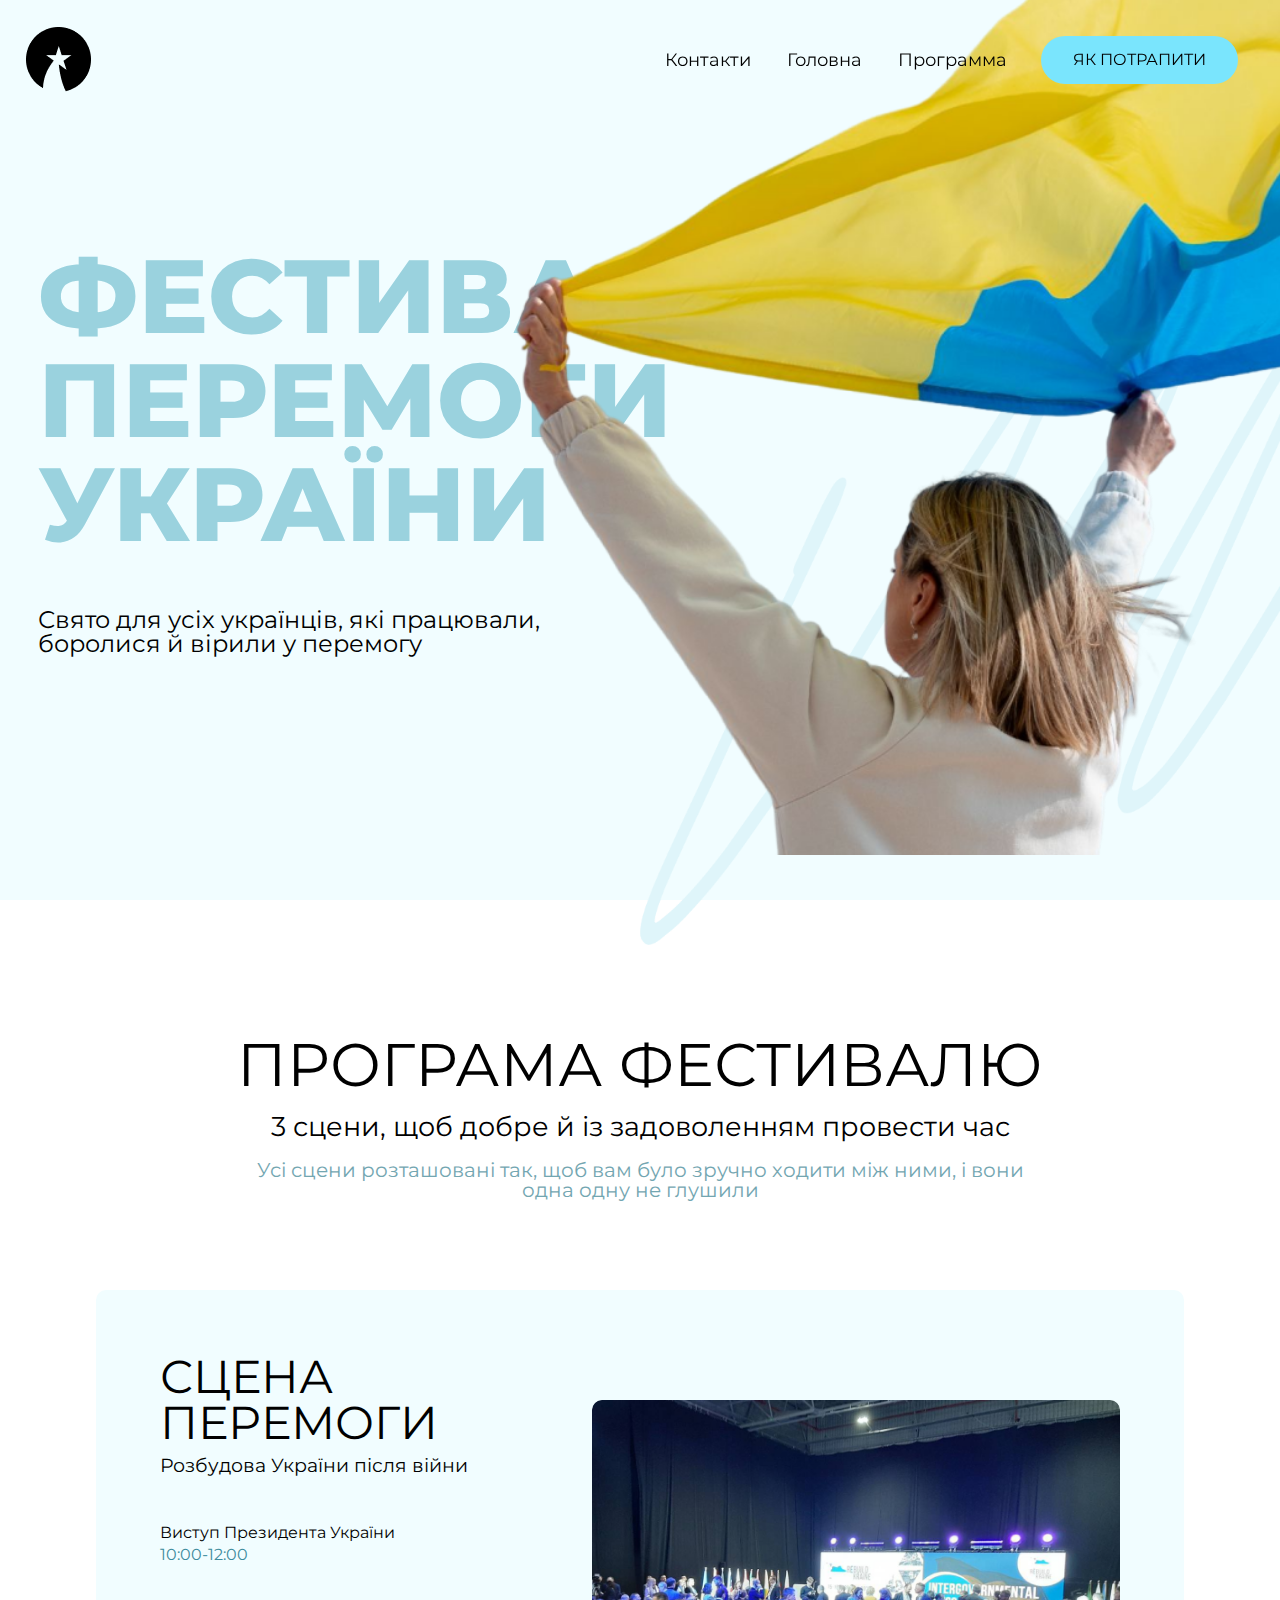
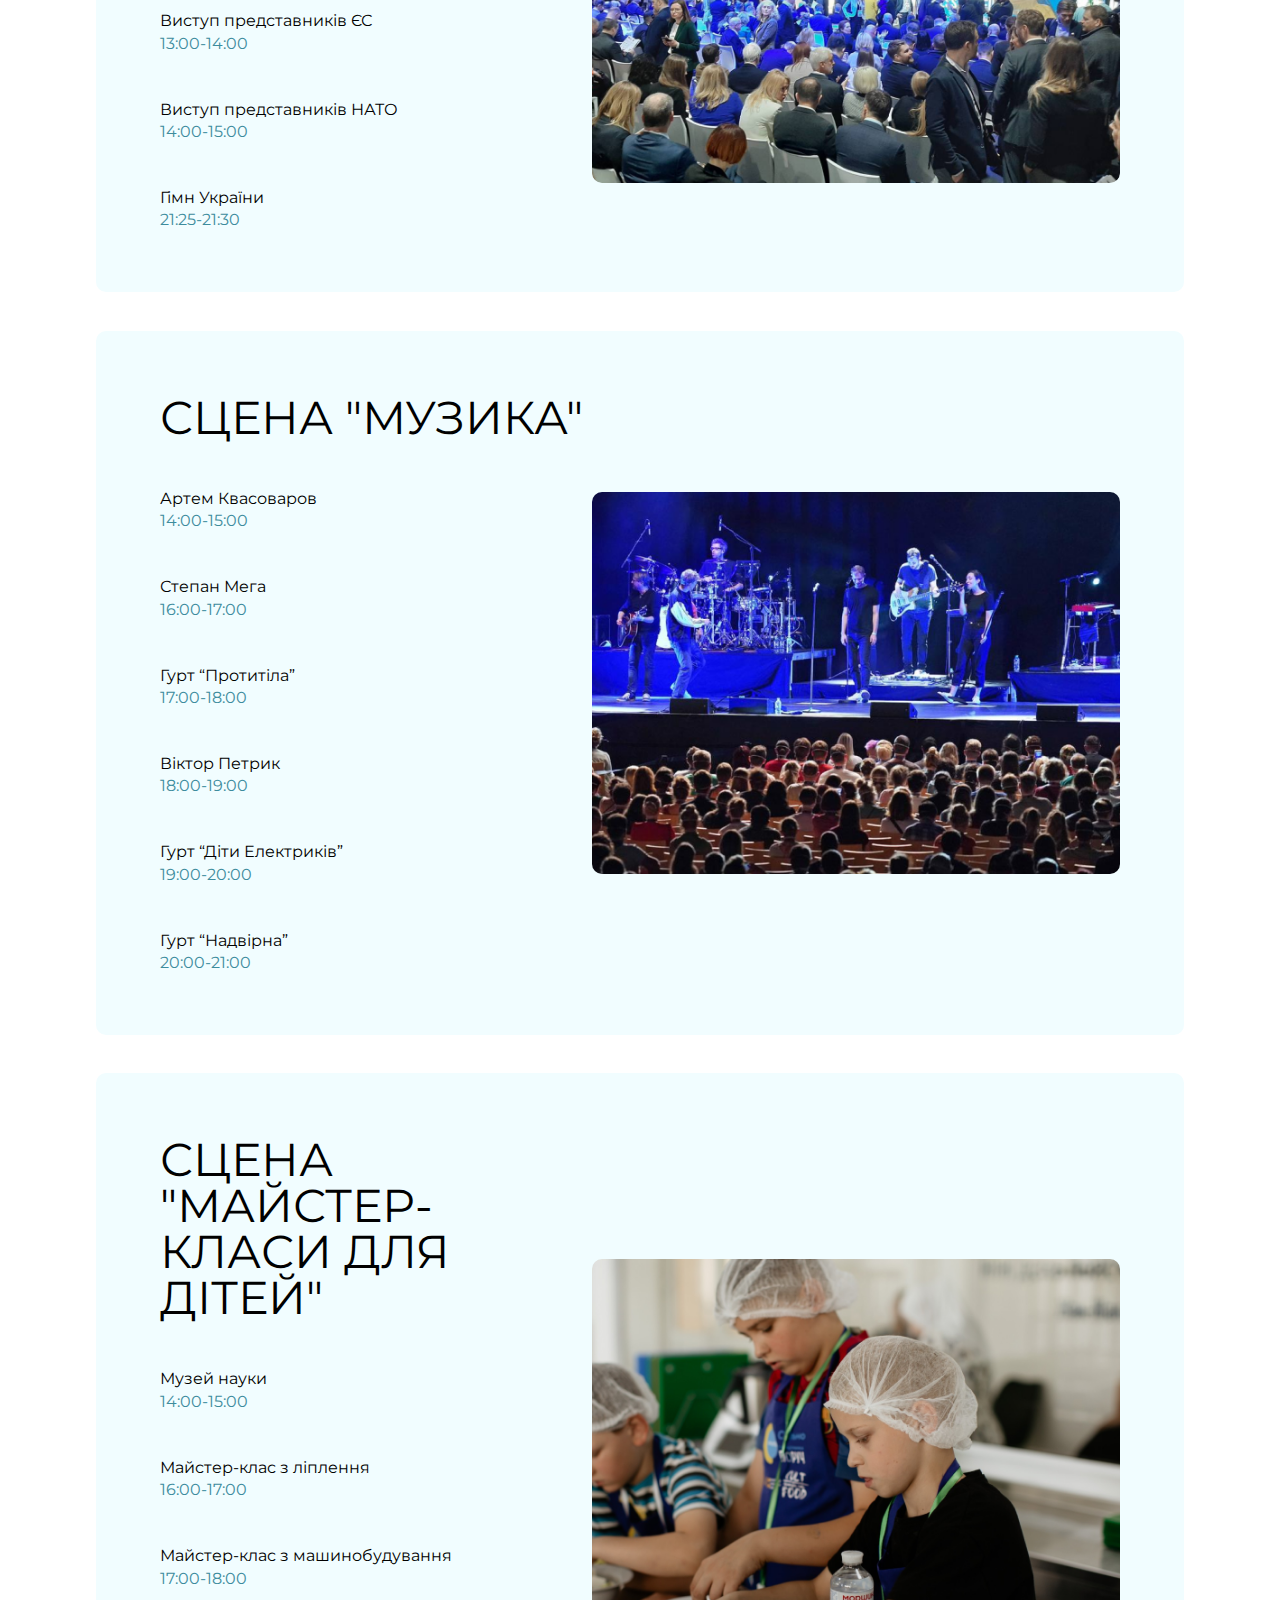
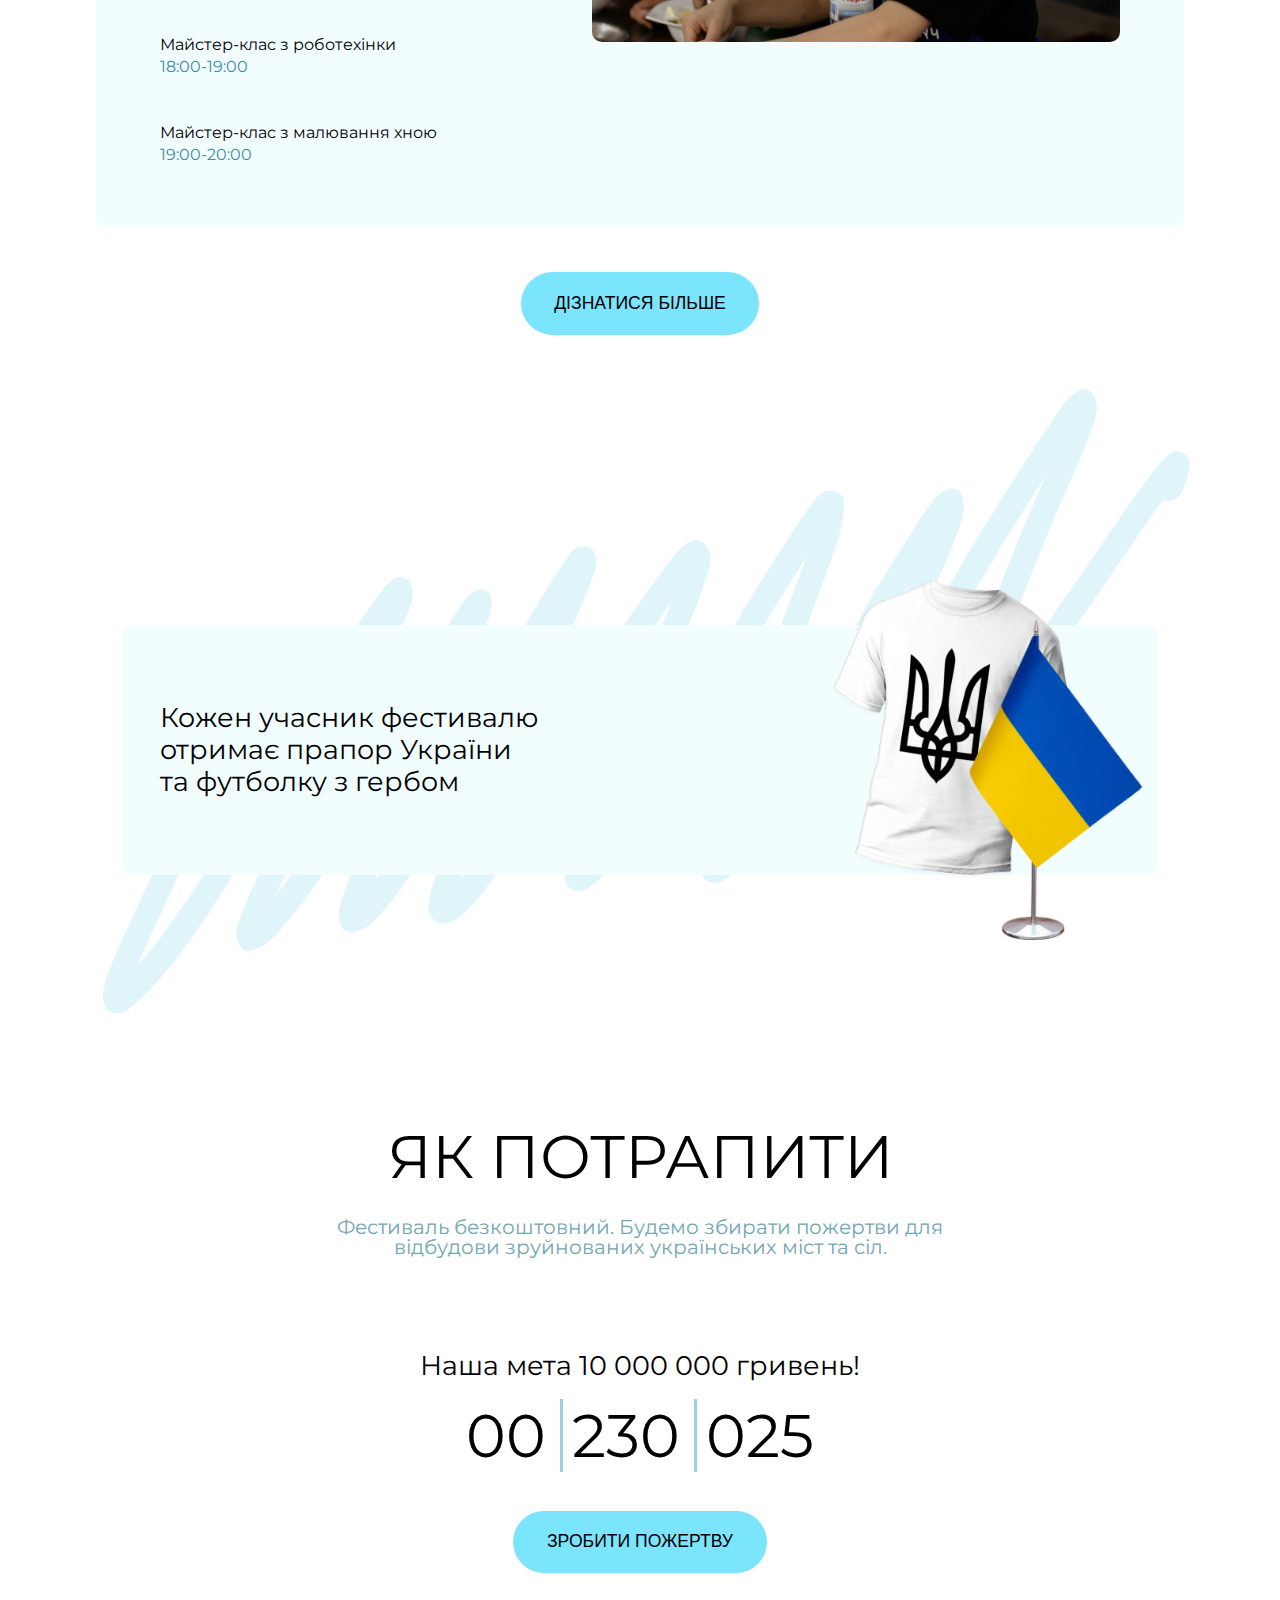
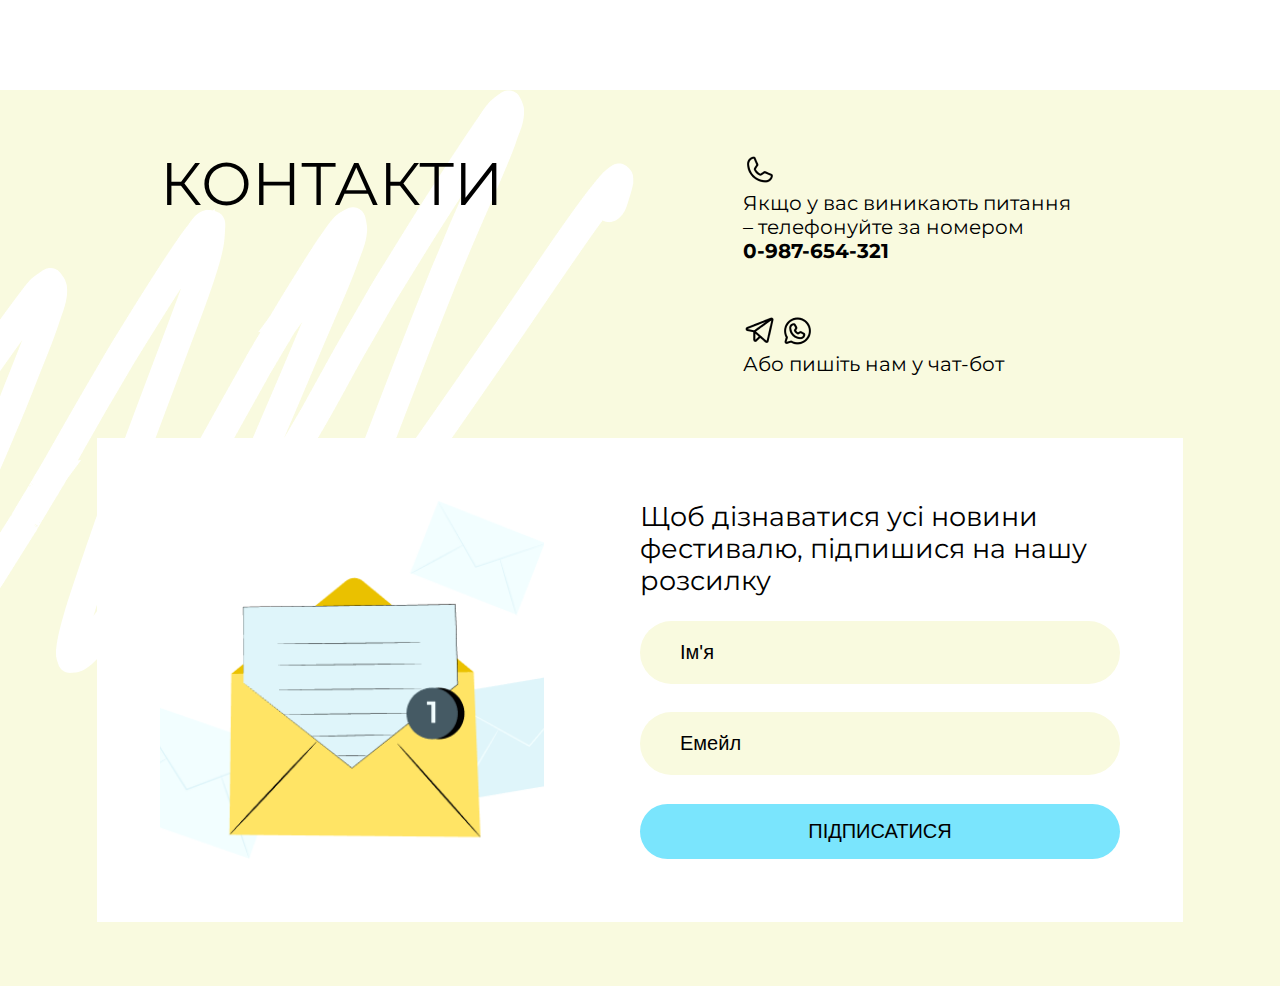
<file: index.html>
<!DOCTYPE html>
<html lang="en">

<head>
    <meta charset="UTF-8">
    <meta http-equiv="X-UA-Compatible" content="IE=edge">
    <meta name="viewport" content="width=device-width, initial-scale=1.0">
    <title>Фестиваль перемоги України</title>
    <link rel="stylesheet" href="./project-assets/css/reset.css">
    <link rel="stylesheet" href="./project-assets/css/style.css">
</head>

<body>
    <header class="site-header ">
        <img src="./project-assets/icons/Subtract.png" class="logo" />
        <ul class="menu-list">
            <li class="menu-item"><a href="#">Контакти</a></li>
            <li class="menu-item"><a href="#">Головна</a></li>
            <li class="menu-item"><a href="#">Программа</a></li>
            <li class="menu-item menu-button"><a href="#">Як потрапити</a></li>
        </ul>
        <img src="./project-assets/icons/icons8-menu-48.png" class="hamburger-icon" />
    </header>
    <section class="first-screen">
        <article class="first-screen-wrapper">
            <h1 class="heading-first-screen uppercase">
                Фестиваль Перемоги України
            </h1>
            <p class="subheading-first-screen">
                Свято для усіх українців, які працювали, боролися й вірили у перемогу
            </p>
        </article>
        <img src="./project-assets/img/medium-shot-woman-holding-ukranian-flag 1.png" class="woman-first-screen"
            alt="woman hold ukrainian flag" />
        <img src="./project-assets/img/Фон.png" class="curve" />
    </section>
    <main>
        <section class="programm">
            <div class="program-header">
                <h2>Програма фестивалю</h2>
                <h3>3 сцени, щоб добре й із задоволенням провести час</h3>
                <p>Усі сцени розташовані так, щоб вам було зручно ходити між ними, і вони одна одну не глушили</p>
            </div>
            <article class="max-width-wrapper scene-wrapper">
                <div class="program-wrapper">
                    <h2 class="scene-name uppercase">Сцена Перемоги</h2>
                    <p>Розбудова України після війни</p>
                    <ul>
                        <li>
                            <p class="program-line">Виступ Президента України</p>
                            <span class="program-time">10:00-12:00</span>
                        </li>
                        <li>
                            <p class="program-line">Виступ представників ЄС</p>
                            <span class="program-time">13:00-14:00</span>
                        </li>
                        <li>
                            <p class="program-line">Виступ представників НАТО</p>
                            <span class="program-time">14:00-15:00</span>
                        </li>
                        <li>
                            <p class="program-line">Гімн України</p>
                            <span class="program-time">21:25-21:30</span>
                        </li>
                    </ul>
                </div>
                <img src="./project-assets/img/Сцена1.png" alt="Сцена перемоги" class="program-scene-img" />
            </article>

            <article class="max-width-wrapper scene-wrapper">
                <div class="program-wrapper">
                    <h2 class="scene-name uppercase">Сцена "Музика"</h2>
                    <ul>
                        <li>
                            <p class="program-line">Артем Квасоваров</p>
                            <span class="program-time">14:00-15:00</span>
                        </li>
                        <li>
                            <p class="program-line">Степан Мега</p>
                            <span class="program-time">16:00-17:00</span>
                        </li>
                        <li>
                            <p class="program-line">Гурт “Протитіла”</p>
                            <span class="program-time">17:00-18:00</span>
                        </li>
                        <li>
                            <p class="program-line">Віктор Петрик</p>
                            <span class="program-time">18:00-19:00</span>
                        </li>
                        <li>
                            <p class="program-line">Гурт “Діти Електриків”</p>
                            <span class="program-time">19:00-20:00</span>
                        </li>
                        <li>
                            <p class="program-line">Гурт “Надвірна”</p>
                            <span class="program-time">20:00-21:00</span>
                        </li>
                    </ul>
                </div>
                <img src="./project-assets/img/Сцена2.png" alt="Сцена перемоги" class="program-scene-img" />
            </article>

            <article class="max-width-wrapper scene-wrapper">
                <div class="program-wrapper">
                    <h2 class="scene-name uppercase">Сцена "Майстер-класи для дітей"</h2>
                    <ul>
                        <li>
                            <p class="program-line">Музей науки</p>
                            <span class="program-time">14:00-15:00</span>
                        </li>
                        <li>
                            <p class="program-line">Майстер-клас з ліплення</p>
                            <span class="program-time">16:00-17:00</span>
                        </li>
                        <li>
                            <p class="program-line">Майстер-клас з машинобудування</p>
                            <span class="program-time">17:00-18:00</span>
                        </li>
                        <li>
                            <p class="program-line">Майстер-клас з роботехінки</p>
                            <span class="program-time">18:00-19:00</span>
                        </li>
                        <li>
                            <p class="program-line">Майстер-клас з малювання хною</p>
                            <span class="program-time">19:00-20:00</span>
                        </li>
                    </ul>
                </div>
                <img src="./project-assets/img/Сцена3.png" alt="Сцена перемоги" class="program-scene-img" />
            </article>
            <button class="menu-button button">Дізнатися більше</button>

        </section>
        <section class="gift">
            <img src="./project-assets/img/Фон5.png" class="curve-gift" />
            <div class="max-width-wrapper blue-wrapper">
                <img src="./project-assets/img/430 copy 1.png" class="gift-shirt" />
                <img src="./project-assets/img/image_556 1.png" class="gift-flag" />
                <h2 class="gift-header">Кожен учасник фестивалю отримає прапор України та футболку з гербом</h2>
            </div>

        </section>
        <section class="counter">
            <h2>Як потрапити</h2>
            <p class="description">Фестиваль безкоштовний. Будемо збирати пожертви для відбудови зруйнованих українських
                міст та сіл.</p>
            <h3>Наша мета 10 000 000 гривень! </h3>
            <p>
                <span class="number">00</span>
                <span class="number">230</span>
                <span class="number">025</span>
            </p>
            <button class="menu-button button">Зробити пожертву</button>

        </section>
    </main>
    <footer>
        <section class="max-width-wrapper contacts">
            <h2>Контакти</h2>
            <article class="contact-info">
                <div>
                    <img src="./project-assets/icons/Phone.png" />
                    <p>
                        Якщо у вас виникають питання –
                        телефонуйте за номером
                        <span class="telnum">0-987-654-321</span>
                    </p>
                </div>
                <div class="contact-messenger">
                    <img src="./project-assets/icons/TelegramLogo.png" />
                    <img src="./project-assets/icons/WhatsappLogo.png" />
                    <p>
                        Або пишіть нам у чат-бот
                    </p>
                </div>
            </article>
          
        </section>
        <section class="max-width-wrapper subscribe">
            <img src="./project-assets/img/Емейл.png" class="mail-img"/>
            <div class="subscribe-wrapper">
                <p class="subscribe-text">Щоб дізнаватися усі новини фестивалю, підпишися на нашу розсилку</p>
                <form>
                    <input type="text" placeholder="Ім'я"/>
                    <input type="email" placeholder="Емейл"/>
                    <button class="menu-button subscribe-button">Підписатися</button>
                </form>
            </div>

        </section>
    </footer>
</body>

</html>
</file>
<file: project-assets/css/style.css>
@import url('https://fonts.googleapis.com/css2?family=Montserrat:wght@400;700;800&display=swap');

body {
    font-family: 'Montserrat', sans-serif;
}

/* Common styles */
/* Загальні стильові правила, які зустрічаються на сторінці часто, можна винести в окремі селектори для зменшення коду та можливості перевикористовувати їх в різних місцях сторінки (Як, наприклад, обмеження максимальної ширини певних блоків, які займають 75% екрану і стоять посередині (блоки сцени, подарунків, форми підписки) */


.max-width-wrapper {
    max-width: 75vw;
    margin: 0 auto;
}

.uppercase {
    text-transform: uppercase;
}

/* Buttons */
/* Стилі кнопок */


.menu-button {
    background-color: #7AE5FD;
    border: none;
    font-size: 1rem;
    padding: 1rem 2rem;
    border-radius: 80px;
    text-transform: uppercase;
}


.button {
    font-size: 1.1rem;
    padding: 1.3rem 2.1rem;
    display: block;
    margin: 5vh auto;
}



/* Header */
/* Хедер (з меню) */

.site-header {
    width: 100%;
    position: fixed;
    top: 3%;
    display: flex;
    flex-direction: row;
    justify-content: space-between;
    font-size: 1.125rem;
    /* Якщо rem = 16px, то розмір шрифта хедеру будe 18px*/
    padding: 0 2%;
    box-sizing: border-box;
    z-index: 5;
}

.hamburger-icon {
    display: none;
}


.logo {
    width: 65px;
    height: 65px;
}


a {
    color: inherit;
    text-decoration: none;
}

.menu-list {
    display: flex;
    flex-direction: row;
    align-items: center;
}

.menu-item {
    margin: 0 1em;
}



/* First screen */
/* Перший екран з заголовком сайту і картинкою дівчини з прапором */



.first-screen {
    max-width: 100vw;
    height: 100vh;
    background-color: #F1FDFF;
    display: flex;
    flex-direction: row;
    position: relative;
    align-items: center;
}

.heading-first-screen {
    font-size: 6.5rem;
    color: #9AD2DE;
    font-weight: 800;

    letter-spacing: -2%;
}

.first-screen-wrapper {
    display: flex;
    flex-direction: column;
    max-width: 50%;
    margin-left: 3%;
}

.subheading-first-screen {
    font-size: 1.5rem;
    width: 80%;
    margin-top: 8%;
}

.woman-first-screen {
    width: 70%;
    height: 100%;
    position: absolute;
    right: 0;
    bottom: 5%;
    z-index: 2;
    object-fit: cover;
}

.curve {
    position: absolute;
    bottom: -5%;
    right: 0;
    width: 50%;
    z-index: 1;
}

/* Program */
/* Секція з програмою виступів. Заголовок */

.program-header {
    margin: 15vh auto 10vh;
    /* Для відступів, що формують висоту елементів, краще за все використовувати відносні одиниці вьюпорта. Так пропорції зберігатимуться відносно розмірів екрану*/
    text-align: center;
    font-size: 1.25rem;
    /* Фіксуємо 20px як розмір тексту цього блоку, заголовки в цьому блоці вираховуватимуть свої розміри від нього */
}

.program-header h2 {
    font-size: 3em;
    text-transform: uppercase;
    margin-bottom: 0.3em;
}

.program-header h3 {
    font-size: 1.35em;

}

.program-header p {
    max-width: 60%;
    color: #73A6B1;
    margin: 1em auto;
    font-family: 'Montserrat';
}

/* Scene section */
/* Програма виступів - Сцени */

.scene-wrapper {
    display: flex;
    flex-direction: row;
    justify-content: space-between;
    background-color: #F1FDFF;
    border-radius: 10px;
    padding: 5%;
    margin: 3% auto;
    font-size: 1rem;
}


.scene-name {
    font-size: 2.875em;
}

.program-wrapper h2+p {
    margin-top: 0.5em;
    font-size: 1.2em;
}


/*

Якщо б в макеті сцени була однакова кількість елементів, то можна було би використати розрівнювання флексами, оскільки тоді елементи рівномірно розподілялися в просторі батьківського елементу.
Тоді можна було би використати ось такий прийом:
Батьківський флекс-контейнер задає розмір дочірньому флекс-контейнеру за рахунок висоти картинки, а дочірній "зростає" на весь доступний простір та займає ширину, яка лишилась від картинки. Таким чином сам контейнер отримує розміри, і всередині нього всі елементи списку можна рівномірно розподілити через space-evenly.

.program-wrapper {
     display: flex;
    flex-direction: column; 
} 

 .program-wrapper ul {
    flex-grow: 1; 
    display: flex;
    flex-direction: column;
    justify-content: space-evenly;
} 
*/

/* Але нажаль, реальність макету така, що в секціях сцени різна кількість елементів (десь в програмі 4 учасники, десь 6, десь 5) тож єдиний спосіб впоратись в такій ситуації - просто давати елементам однакові відступи (що пропорційно залежатимуть від розміру тексту) */

.program-wrapper ul li {
    margin-top: 3.125em;
}

.program-line {
    margin-bottom: 0.4em;
}

.program-time {
    color: #3D8C9D;
}



.program-scene-img {
    border-radius: 10px;
    align-self: center;
    max-width: 55%;
}



/* Gift section */
/* Секція подарунків */


.gift {
    margin: 25vh 0;
    padding: 3vh 0;
    position: relative;
}

.curve-gift {
    position: absolute;
    top: -50%;
    left: 8%;
    width: 85%;
}

.blue-wrapper {
    background-color: #F1FDFF;
    border-radius: 10px;
    padding: 6% 3%;
    margin-top: 3%;
    position: relative;
}

.gift-header {
    max-width: 40%;
    line-height: 2rem;
    font-size: 1.68rem;
}

.gift-shirt {
    position: absolute;
    top: -25%;
    right: 5%;
    width: 30%;
}

.gift-flag {
    position: absolute;
    width: 20%;
    right: 0;
    top: -2%;
}

/* Counter */
/* Секція з лічильником коштів */

.counter {
    margin: 5vh 0;
    text-align: center;
    font-size: 1.25rem;
    /* Фіксуємо розмір тексту для блоку у 20px */
}

.counter h2 {
    font-size: 3em;
    /* Заголовки пропорційно розміру тексту */
    text-transform: uppercase;
    margin: 0.5em 0;
}

.counter h3 {
    font-size: 1.35em;
    margin: 3.5em 0 1em;
}

.description {
    color: #73A6B1;
    max-width: 50%;
    text-align: inherit;
    /* Вказуємо елементу, що він має унаслідувати розташування текусту у батьківського елементу */
    margin: 0 auto;
}

.counter .number {
    font-size: 3em;
    border-left: 3px solid #9AD2DE;
    padding: 0 0.15em;
}

.number:first-of-type {
    border: none;
}

/* Footer */
/* Секція футера */

footer {
    background-color: #F9FADF;
    background-image: url('../img/Фон6.png');
    background-repeat: no-repeat;
    padding: 5% 1%;
    margin-top: 13vh;
    font-size: 1.25rem;
}

.contacts {
    display: flex;
    flex-direction: row;
    margin-bottom: 5%;
}

.contacts h2 {
    font-size: 3em;
    text-transform: uppercase;
}

.contact-info {
    max-width: 35%;
    line-height: 1.2em;
    margin-left: 25%;
}

.contact-messenger {
    margin-top: 15%;
}

.telnum {
    display: block;
    font-weight: 700;
}

.subscribe {
    display: flex;
    flex-direction: row;
    justify-content: space-between;
    padding: 5%;
    background-color: white;
}

.subscribe-wrapper {
    display: flex;
    flex-direction: column;
    max-width: 50%;
    justify-content: center;
}

.subscribe-text {
    font-size: 1.35em;
    line-height: 1.18em;
    margin-bottom: 5%;
}

.mail-img {
    max-width: 40%;
    object-fit: cover;
}

.subscribe-button {
    font-size: 1em;
}

.subscribe-wrapper form {
    display: flex;
    flex-direction: column;
}

.subscribe-wrapper input {
    font-size: 1em;
    padding: 1em 2em;
    background-color: #F9FADF;
    border: none;
    border-radius: 60px;
    margin-bottom: 6%;
}

.subscribe-wrapper input::placeholder {
    color: black;
}

/* Media queries */

@media screen and (max-width: 600px) {

    .logo, .menu-list, .curve-gift {
        display: none;
    }

    /* Header */ 

    .first-screen-wrapper,
    .program-header p, 
    .gift-header, 
    .contact-info, 
    .subscribe-wrapper, 
    .mail-img, 
    .counter .description {
        max-width: none;
    }

    .hamburger-icon {
        display: block;
        width: 40px;
    }

    .site-header {
        justify-content: flex-end;
        top: 0;
    }

    /* First screen */

    .heading-first-screen {
        font-size: 3.125rem;
    }

    .subheading-first-screen {
        font-size: 1rem;
    }

    .first-screen {
        flex-direction: column;
        justify-content: space-evenly;
        overflow: hidden;
        padding-top: 20%;
    }

    .woman-first-screen {
        position: relative;
        width: 100%;
        height: 60%;
    }

    .curve {
        position: absolute;
        bottom: -5%;
        left: 0;
        width: 180%;
        z-index: 0;
    }

    /* Program & scene */

    .scene-wrapper {

        flex-direction: column-reverse;
        margin-bottom: 7%;
    }

    .program-header h3 {
        font-size: 1.25rem;
    }

    .program-scene-img {
        max-width: 100%;
        margin-bottom: 15%;
    }

    /* Gift */

    .gift {
        margin: 20vh 0 10vh;
    }

    .gift-header {
        font-size: 1.25rem;
        line-height: 1.5rem;
    }

    .gift-shirt {
        width: 100%;
    }

    .gift-flag {
        position: relative;
        width: 50%;
        left: 50%;
    }

    /* Counter */

    .program-header h2, .counter h2, .contacts h2 {
        font-size: 3.125rem;
    }


    .counter {
        margin: 0;
        text-align: start;
        padding: 3%;
    }

    .counter h3 {
        font-size: 1.25rem;
        text-align: center;
    }

    .counter .number {
        padding: 0 3px;
    }
    

    /* Footer */

    footer {
        margin-top: 3vh;
        font-size: 1rem;
        padding-top: 10%;
    }

    .subscribe, .contacts {
        flex-direction: column;
    }

    .contact-info {
        margin-left: 0;
        margin-top: 15%;
    }

    .contacts {
        margin: 0;
        padding: 5%;
    }

    .subscribe {
        margin-top: 10%;
    } 

    .mail-img {
        width: 100%;
    }
    .subscribe-text {
        margin: 20% 0;
    }

    .subscribe-wrapper input {
        margin-bottom: 10%;
    }
    
}
</file>
